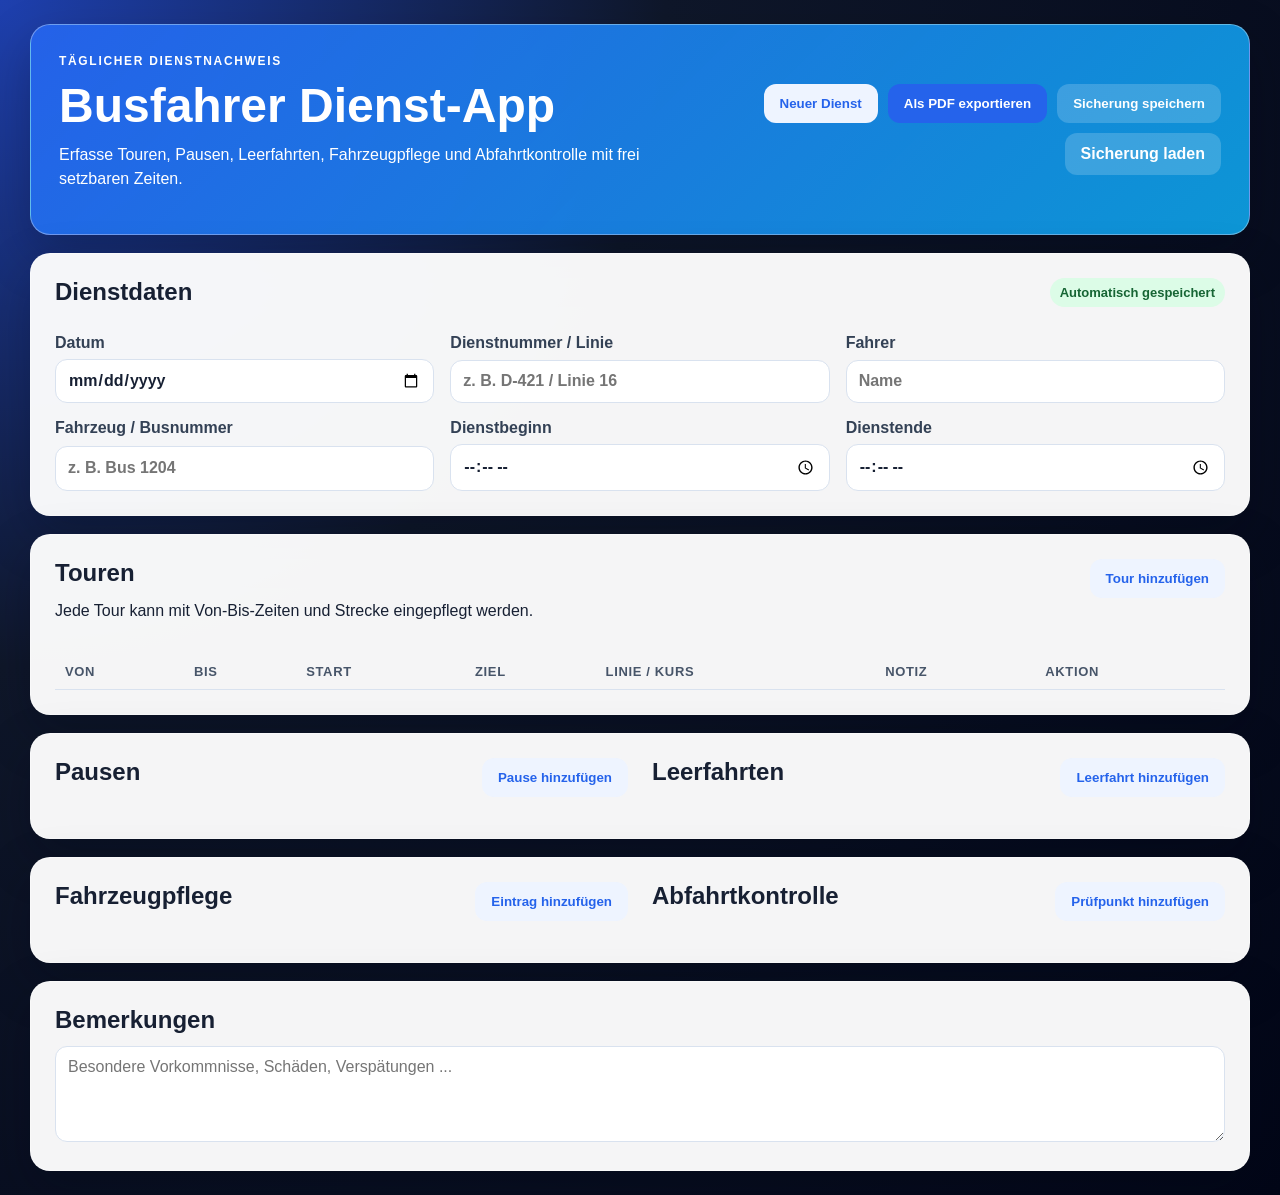
<file: bus-duty-app/index.html>
<!DOCTYPE html>
<html lang="de">
<head>
    <meta charset="UTF-8">
    <meta name="viewport" content="width=device-width, initial-scale=1.0">
    <title>Busfahrer Dienst-App</title>
    <link rel="stylesheet" href="style.css">
    <meta name="theme-color" content="#2563eb">
</head>
<body>
    <main class="app-shell is-open" id="app">
        <header class="hero no-print">
            <div>
                <p class="eyebrow">Täglicher Dienstnachweis</p>
                <h1>Busfahrer Dienst-App</h1>
                <p>Erfasse Touren, Pausen, Leerfahrten, Fahrzeugpflege und Abfahrtkontrolle mit frei setzbaren Zeiten.</p>
            </div>
            <div class="hero-actions">
                <button type="button" id="new-day-button" class="secondary">Neuer Dienst</button>
                <button type="button" id="print-button">Als PDF exportieren</button>
                <button type="button" id="save-file-button" class="ghost">Sicherung speichern</button>
                <label class="import-button ghost" for="import-file">Sicherung laden</label>
                <input class="visually-hidden" type="file" id="import-file" accept="application/json">
            </div>
        </header>

        <form id="duty-form" autocomplete="off">
            <section class="card">
                <div class="section-heading">
                    <h2>Dienstdaten</h2>
                    <span class="badge">Automatisch gespeichert</span>
                </div>
                <div class="grid three">
                    <label>Datum
                        <input type="date" name="date" required>
                    </label>
                    <label>Dienstnummer / Linie
                        <input type="text" name="serviceNumber" placeholder="z. B. D-421 / Linie 16">
                    </label>
                    <label>Fahrer
                        <input type="text" name="driver" placeholder="Name">
                    </label>
                    <label>Fahrzeug / Busnummer
                        <input type="text" name="vehicle" placeholder="z. B. Bus 1204">
                    </label>
                    <label>Dienstbeginn
                        <input type="time" name="shiftStart">
                    </label>
                    <label>Dienstende
                        <input type="time" name="shiftEnd">
                    </label>
                </div>
            </section>

            <section class="card">
                <div class="section-heading">
                    <div>
                        <h2>Touren</h2>
                        <p>Jede Tour kann mit Von-Bis-Zeiten und Strecke eingepflegt werden.</p>
                    </div>
                    <button type="button" class="secondary add-row" data-type="tours">Tour hinzufügen</button>
                </div>
                <div class="table-wrap">
                    <table>
                        <thead>
                            <tr><th>Von</th><th>Bis</th><th>Start</th><th>Ziel</th><th>Linie / Kurs</th><th>Notiz</th><th class="no-print">Aktion</th></tr>
                        </thead>
                        <tbody id="tours-body"></tbody>
                    </table>
                </div>
            </section>

            <section class="card split">
                <div>
                    <div class="section-heading compact">
                        <h2>Pausen</h2>
                        <button type="button" class="secondary add-row" data-type="breaks">Pause hinzufügen</button>
                    </div>
                    <div class="stack" id="breaks-body"></div>
                </div>
                <div>
                    <div class="section-heading compact">
                        <h2>Leerfahrten</h2>
                        <button type="button" class="secondary add-row" data-type="deadheads">Leerfahrt hinzufügen</button>
                    </div>
                    <div class="stack" id="deadheads-body"></div>
                </div>
            </section>

            <section class="card split">
                <div>
                    <div class="section-heading compact">
                        <h2>Fahrzeugpflege</h2>
                        <button type="button" class="secondary add-row" data-type="maintenance">Eintrag hinzufügen</button>
                    </div>
                    <div class="stack" id="maintenance-body"></div>
                </div>
                <div>
                    <div class="section-heading compact">
                        <h2>Abfahrtkontrolle</h2>
                        <button type="button" class="secondary add-row" data-type="checks">Prüfpunkt hinzufügen</button>
                    </div>
                    <div class="stack" id="checks-body"></div>
                </div>
            </section>

            <section class="card">
                <h2>Bemerkungen</h2>
                <textarea name="notes" rows="4" placeholder="Besondere Vorkommnisse, Schäden, Verspätungen ..."></textarea>
            </section>
        </form>
    </main>
    <script src="app.js"></script>
</body>
</html>
</file>
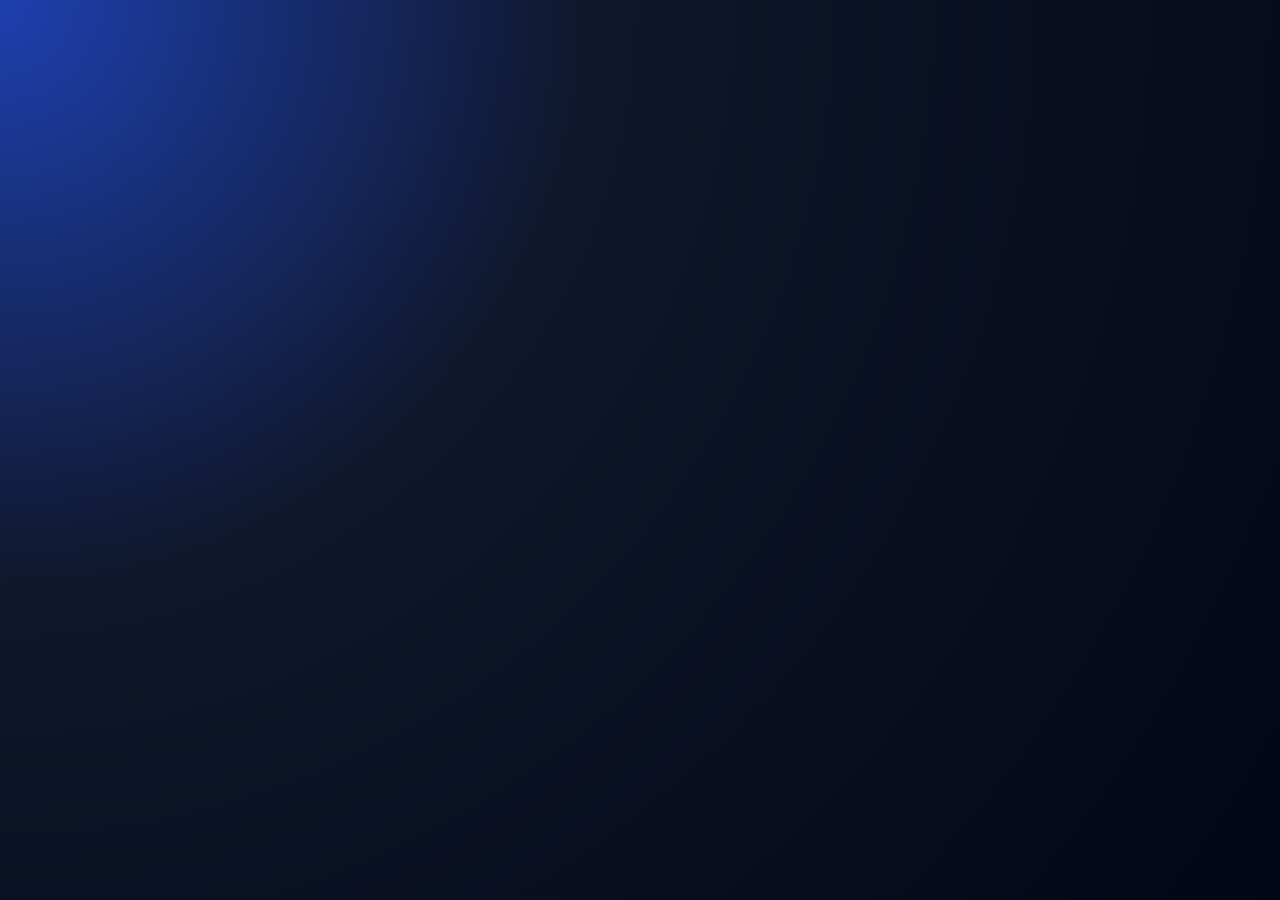
<file: bus-duty-app/html/index.html>
<!DOCTYPE html>
<html lang="de">
<head>
    <meta charset="UTF-8">
    <meta name="viewport" content="width=device-width, initial-scale=1.0">
    <title>Busfahrer Dienst-App</title>
    <link rel="stylesheet" href="style.css">
</head>
<body>
    <main class="app-shell" id="app">
        <header class="hero no-print">
            <div>
                <p class="eyebrow">Täglicher Dienstnachweis</p>
                <h1>Busfahrer Dienst-App</h1>
                <p>Erfasse Touren, Pausen, Leerfahrten, Fahrzeugpflege und Abfahrtkontrolle mit frei setzbaren Zeiten.</p>
            </div>
            <div class="hero-actions">
                <button type="button" id="new-day-button" class="secondary">Neuer Dienst</button>
                <button type="button" id="print-button">Als PDF exportieren</button>
                <button type="button" id="close-button" class="ghost">Schließen</button>
            </div>
        </header>

        <form id="duty-form" autocomplete="off">
            <section class="card">
                <div class="section-heading">
                    <h2>Dienstdaten</h2>
                    <span class="badge">Automatisch gespeichert</span>
                </div>
                <div class="grid three">
                    <label>Datum
                        <input type="date" name="date" required>
                    </label>
                    <label>Dienstnummer / Linie
                        <input type="text" name="serviceNumber" placeholder="z. B. D-421 / Linie 16">
                    </label>
                    <label>Fahrer
                        <input type="text" name="driver" placeholder="Name">
                    </label>
                    <label>Fahrzeug / Busnummer
                        <input type="text" name="vehicle" placeholder="z. B. Bus 1204">
                    </label>
                    <label>Dienstbeginn
                        <input type="time" name="shiftStart">
                    </label>
                    <label>Dienstende
                        <input type="time" name="shiftEnd">
                    </label>
                </div>
            </section>

            <section class="card">
                <div class="section-heading">
                    <div>
                        <h2>Touren</h2>
                        <p>Jede Tour kann mit Von-Bis-Zeiten und Strecke eingepflegt werden.</p>
                    </div>
                    <button type="button" class="secondary add-row" data-type="tours">Tour hinzufügen</button>
                </div>
                <div class="table-wrap">
                    <table>
                        <thead>
                            <tr><th>Von</th><th>Bis</th><th>Start</th><th>Ziel</th><th>Linie / Kurs</th><th>Notiz</th><th class="no-print">Aktion</th></tr>
                        </thead>
                        <tbody id="tours-body"></tbody>
                    </table>
                </div>
            </section>

            <section class="card split">
                <div>
                    <div class="section-heading compact">
                        <h2>Pausen</h2>
                        <button type="button" class="secondary add-row" data-type="breaks">Pause hinzufügen</button>
                    </div>
                    <div class="stack" id="breaks-body"></div>
                </div>
                <div>
                    <div class="section-heading compact">
                        <h2>Leerfahrten</h2>
                        <button type="button" class="secondary add-row" data-type="deadheads">Leerfahrt hinzufügen</button>
                    </div>
                    <div class="stack" id="deadheads-body"></div>
                </div>
            </section>

            <section class="card split">
                <div>
                    <div class="section-heading compact">
                        <h2>Fahrzeugpflege</h2>
                        <button type="button" class="secondary add-row" data-type="maintenance">Eintrag hinzufügen</button>
                    </div>
                    <div class="stack" id="maintenance-body"></div>
                </div>
                <div>
                    <div class="section-heading compact">
                        <h2>Abfahrtkontrolle</h2>
                        <button type="button" class="secondary add-row" data-type="checks">Prüfpunkt hinzufügen</button>
                    </div>
                    <div class="stack" id="checks-body"></div>
                </div>
            </section>

            <section class="card">
                <h2>Bemerkungen</h2>
                <textarea name="notes" rows="4" placeholder="Besondere Vorkommnisse, Schäden, Verspätungen ..."></textarea>
            </section>
        </form>
    </main>
    <script src="app.js"></script>
</body>
</html>
</file>
<file: bus-duty-app/style.css>
:root {
    --bg: #0f172a;
    --card: #ffffff;
    --muted: #64748b;
    --text: #172033;
    --primary: #2563eb;
    --primary-dark: #1d4ed8;
    --border: #d9e2ef;
    --soft: #eef4ff;
    --danger: #dc2626;
}

* { box-sizing: border-box; }

body {
    margin: 0;
    min-height: 100vh;
    font-family: Arial, Helvetica, sans-serif;
    color: var(--text);
    background: radial-gradient(circle at top left, #1e40af, var(--bg) 38%, #020617);
}

.app-shell {
    display: none;
    width: min(1220px, calc(100% - 32px));
    margin: 24px auto;
}

.app-shell.is-open { display: block; }

.hero, .card {
    background: rgba(255, 255, 255, 0.96);
    border: 1px solid rgba(255, 255, 255, 0.35);
    border-radius: 20px;
    box-shadow: 0 20px 50px rgba(2, 6, 23, 0.25);
}

.hero {
    display: flex;
    justify-content: space-between;
    gap: 20px;
    align-items: center;
    padding: 28px;
    color: #fff;
    background: linear-gradient(135deg, rgba(37, 99, 235, 0.96), rgba(14, 165, 233, 0.9));
}

.eyebrow {
    margin: 0 0 8px;
    text-transform: uppercase;
    letter-spacing: 0.14em;
    font-size: 12px;
    font-weight: 700;
}

h1, h2, p { margin-top: 0; }
h1 { margin-bottom: 10px; font-size: clamp(30px, 5vw, 48px); }
h2 { margin-bottom: 12px; }
p { color: inherit; line-height: 1.45; }

.hero-actions { display: flex; flex-wrap: wrap; gap: 10px; justify-content: flex-end; }

button {
    border: 0;
    border-radius: 12px;
    padding: 12px 16px;
    color: #fff;
    background: var(--primary);
    font-weight: 700;
    cursor: pointer;
}

button:hover { background: var(--primary-dark); }
button.secondary { color: var(--primary); background: var(--soft); }
button.secondary:hover { background: #dbeafe; }
button.ghost { color: #fff; background: rgba(255, 255, 255, 0.18); }
button.danger { color: var(--danger); background: #fee2e2; padding: 10px 12px; }

.import-button {
    display: inline-flex;
    align-items: center;
    border-radius: 12px;
    padding: 12px 16px;
    color: #fff;
    background: rgba(255, 255, 255, 0.18);
    font-weight: 700;
    cursor: pointer;
}

.import-button:hover { background: rgba(255, 255, 255, 0.28); }

.visually-hidden {
    position: absolute;
    width: 1px;
    height: 1px;
    padding: 0;
    margin: -1px;
    overflow: hidden;
    clip: rect(0, 0, 0, 0);
    white-space: nowrap;
    border: 0;
}

.card { margin-top: 18px; padding: 24px; }
.section-heading { display: flex; justify-content: space-between; gap: 16px; align-items: flex-start; margin-bottom: 16px; }
.section-heading.compact { align-items: center; }
.badge { padding: 7px 10px; border-radius: 999px; background: #dcfce7; color: #166534; font-size: 13px; font-weight: 700; }

.grid { display: grid; gap: 16px; }
.grid.three { grid-template-columns: repeat(3, minmax(0, 1fr)); }
.split { display: grid; grid-template-columns: repeat(2, minmax(0, 1fr)); gap: 24px; }

label { display: grid; gap: 7px; color: #334155; font-weight: 700; }
input, textarea, select {
    width: 100%;
    border: 1px solid var(--border);
    border-radius: 12px;
    padding: 11px 12px;
    color: var(--text);
    background: #fff;
    font: inherit;
}
textarea { resize: vertical; }

.table-wrap { overflow-x: auto; }
table { width: 100%; border-collapse: collapse; min-width: 920px; }
th, td { border-bottom: 1px solid var(--border); padding: 10px; text-align: left; vertical-align: top; }
th { color: #475569; font-size: 13px; text-transform: uppercase; letter-spacing: 0.05em; }

.stack { display: grid; gap: 12px; }
.entry-card { display: grid; grid-template-columns: 120px 120px 1fr auto; gap: 10px; align-items: end; padding: 14px; border: 1px solid var(--border); border-radius: 16px; background: #f8fafc; }
.check-card { grid-template-columns: 120px 1fr 150px auto; }

@media (max-width: 900px) {
    .hero, .section-heading { flex-direction: column; }
    .grid.three, .split { grid-template-columns: 1fr; }
    .entry-card, .check-card { grid-template-columns: 1fr; }
}

@media print {
    body { background: #fff; }
    .app-shell { display: block; width: 100%; margin: 0; }
    .hero, .card { box-shadow: none; border: 1px solid #cbd5e1; break-inside: avoid; }
    .hero { color: #111827; background: #fff; }
    .no-print, button { display: none !important; }
    input, textarea, select { border: 0; padding: 0; background: transparent; }
    .card { margin-top: 10px; padding: 14px; }
}
</file>
<file: bus-duty-app/html/style.css>
:root {
    --bg: #0f172a;
    --card: #ffffff;
    --muted: #64748b;
    --text: #172033;
    --primary: #2563eb;
    --primary-dark: #1d4ed8;
    --border: #d9e2ef;
    --soft: #eef4ff;
    --danger: #dc2626;
}

* { box-sizing: border-box; }

body {
    margin: 0;
    min-height: 100vh;
    font-family: Arial, Helvetica, sans-serif;
    color: var(--text);
    background: radial-gradient(circle at top left, #1e40af, var(--bg) 38%, #020617);
}

.app-shell {
    display: none;
    width: min(1220px, calc(100% - 32px));
    margin: 24px auto;
}

.app-shell.is-open { display: block; }

.hero, .card {
    background: rgba(255, 255, 255, 0.96);
    border: 1px solid rgba(255, 255, 255, 0.35);
    border-radius: 20px;
    box-shadow: 0 20px 50px rgba(2, 6, 23, 0.25);
}

.hero {
    display: flex;
    justify-content: space-between;
    gap: 20px;
    align-items: center;
    padding: 28px;
    color: #fff;
    background: linear-gradient(135deg, rgba(37, 99, 235, 0.96), rgba(14, 165, 233, 0.9));
}

.eyebrow {
    margin: 0 0 8px;
    text-transform: uppercase;
    letter-spacing: 0.14em;
    font-size: 12px;
    font-weight: 700;
}

h1, h2, p { margin-top: 0; }
h1 { margin-bottom: 10px; font-size: clamp(30px, 5vw, 48px); }
h2 { margin-bottom: 12px; }
p { color: inherit; line-height: 1.45; }

.hero-actions { display: flex; flex-wrap: wrap; gap: 10px; justify-content: flex-end; }

button {
    border: 0;
    border-radius: 12px;
    padding: 12px 16px;
    color: #fff;
    background: var(--primary);
    font-weight: 700;
    cursor: pointer;
}

button:hover { background: var(--primary-dark); }
button.secondary { color: var(--primary); background: var(--soft); }
button.secondary:hover { background: #dbeafe; }
button.ghost { color: #fff; background: rgba(255, 255, 255, 0.18); }
button.danger { color: var(--danger); background: #fee2e2; padding: 10px 12px; }

.card { margin-top: 18px; padding: 24px; }
.section-heading { display: flex; justify-content: space-between; gap: 16px; align-items: flex-start; margin-bottom: 16px; }
.section-heading.compact { align-items: center; }
.badge { padding: 7px 10px; border-radius: 999px; background: #dcfce7; color: #166534; font-size: 13px; font-weight: 700; }

.grid { display: grid; gap: 16px; }
.grid.three { grid-template-columns: repeat(3, minmax(0, 1fr)); }
.split { display: grid; grid-template-columns: repeat(2, minmax(0, 1fr)); gap: 24px; }

label { display: grid; gap: 7px; color: #334155; font-weight: 700; }
input, textarea, select {
    width: 100%;
    border: 1px solid var(--border);
    border-radius: 12px;
    padding: 11px 12px;
    color: var(--text);
    background: #fff;
    font: inherit;
}
textarea { resize: vertical; }

.table-wrap { overflow-x: auto; }
table { width: 100%; border-collapse: collapse; min-width: 920px; }
th, td { border-bottom: 1px solid var(--border); padding: 10px; text-align: left; vertical-align: top; }
th { color: #475569; font-size: 13px; text-transform: uppercase; letter-spacing: 0.05em; }

.stack { display: grid; gap: 12px; }
.entry-card { display: grid; grid-template-columns: 120px 120px 1fr auto; gap: 10px; align-items: end; padding: 14px; border: 1px solid var(--border); border-radius: 16px; background: #f8fafc; }
.check-card { grid-template-columns: 120px 1fr 150px auto; }

@media (max-width: 900px) {
    .hero, .section-heading { flex-direction: column; }
    .grid.three, .split { grid-template-columns: 1fr; }
    .entry-card, .check-card { grid-template-columns: 1fr; }
}

@media print {
    body { background: #fff; }
    .app-shell { display: block; width: 100%; margin: 0; }
    .hero, .card { box-shadow: none; border: 1px solid #cbd5e1; break-inside: avoid; }
    .hero { color: #111827; background: #fff; }
    .no-print, button { display: none !important; }
    input, textarea, select { border: 0; padding: 0; background: transparent; }
    .card { margin-top: 10px; padding: 14px; }
}
</file>
